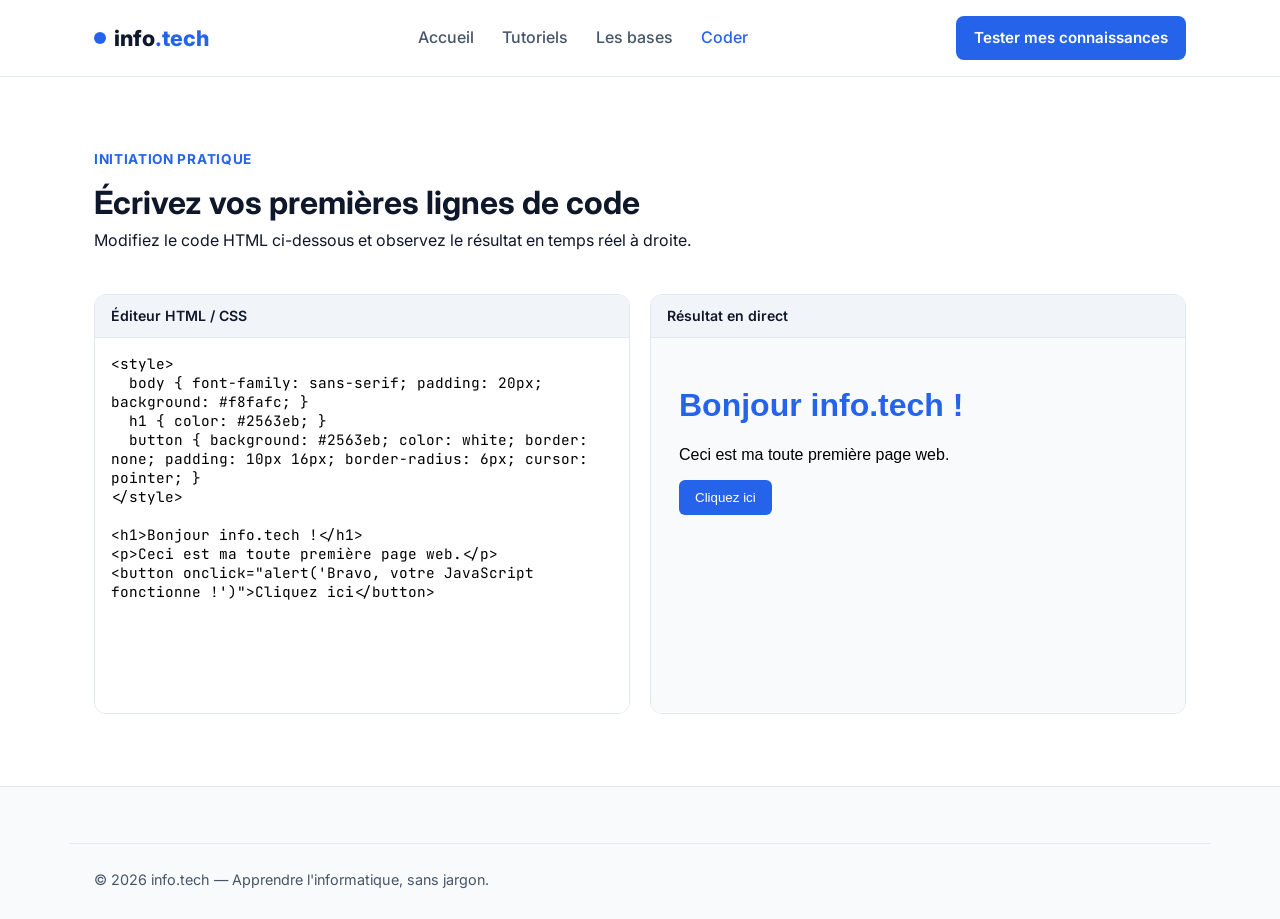
<file: index.html>
<!DOCTYPE html>
<html lang="fr">
<head>
  <meta charset="UTF-8">
  <meta name="viewport" content="width=device-width, initial-scale=1.0">
  <title>Apprendre à coder — info.tech</title>
  <link href="https://fonts.googleapis.com/css2?family=Inter:wght@400;500;600;700;800&family=JetBrains+Mono&display=swap" rel="stylesheet">
  <link rel="stylesheet" href="style.css">
</head>
<body>
  <header class="site-header">
    <nav class="nav-container">
      <a class="brand" href="index.html"><span class="brand-dot"></span><span>info<span class="accent">.tech</span></span></a>
      <ul class="nav-links" id="nav-links">
        <li><a href="index.html">Accueil</a></li>
        <li><a href="tutoriels.html">Tutoriels</a></li>
        <li><a href="bases.html">Les bases</a></li>
        <li><a href="coder.html" class="active">Coder</a></li>
      </ul>
      <div class="nav-actions">
        <a href="bases.html#quiz" class="btn btn-primary">Tester mes connaissances</a>
        <button class="menu-toggle" id="menu-toggle">☰</button>
      </div>
    </nav>
  </header>

  <main class="section">
    <div class="container">
      <div class="section-header">
        <p class="eyebrow">Initiation pratique</p>
        <h1>Écrivez vos premières lignes de code</h1>
        <p>Modifiez le code HTML ci-dessous et observez le résultat en temps réel à droite.</p>
      </div>

      <div class="playground">
        <div class="editor-pane">
          <div class="pane-header">Éditeur HTML / CSS</div>
          <textarea id="code-editor" spellcheck="false"><style>
  body { font-family: sans-serif; padding: 20px; background: #f8fafc; }
  h1 { color: #2563eb; }
  button { background: #2563eb; color: white; border: none; padding: 10px 16px; border-radius: 6px; cursor: pointer; }
</style>

<h1>Bonjour info.tech !</h1>
<p>Ceci est ma toute première page web.</p>
<button onclick="alert('Bravo, votre JavaScript fonctionne !')">Cliquez ici</button></textarea>
        </div>

        <div class="preview-pane">
          <div class="pane-header">Résultat en direct</div>
          <iframe id="code-preview" title="Aperçu du code"></iframe>
        </div>
      </div>
    </div>
  </main>

  <footer class="site-footer">
    <div class="container footer-bottom">© 2026 info.tech — Apprendre l'informatique, sans jargon.</div>
  </footer>
  <script src="app.js"></script>
</body>
</html>
</file>
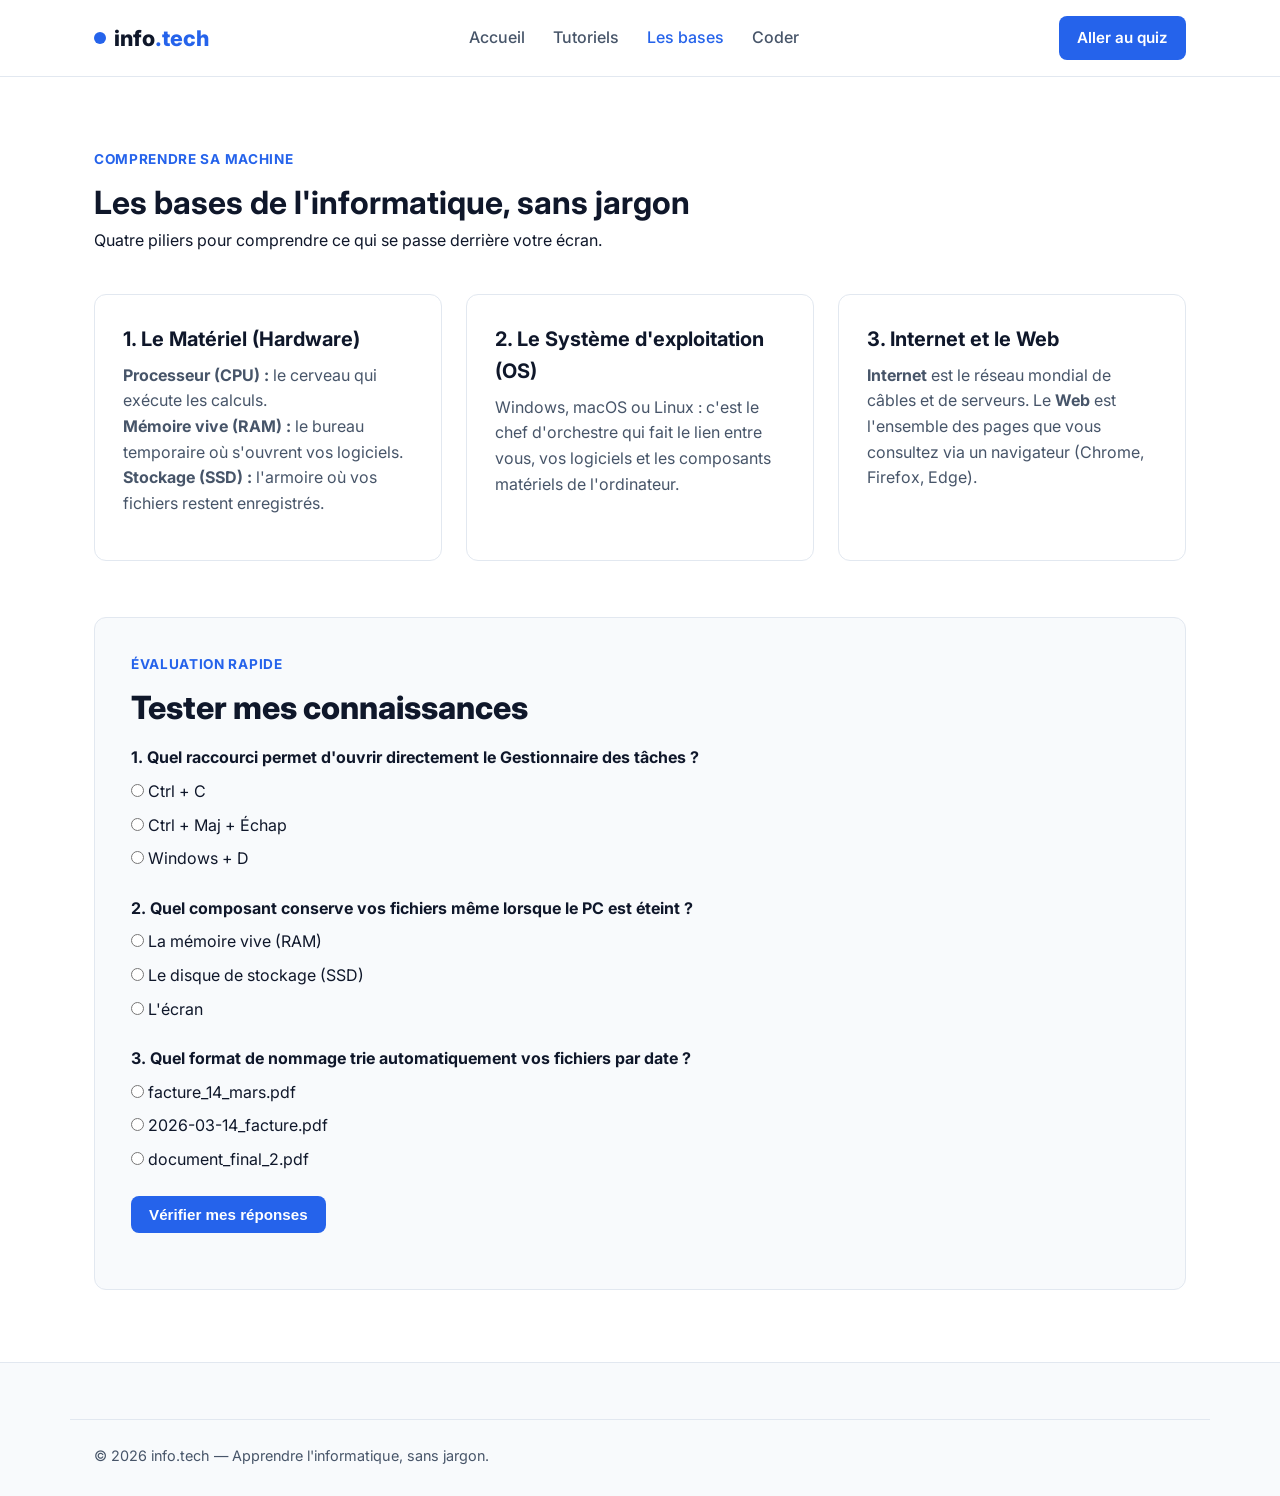
<file: gemini-code-1794995958859.html>
<!DOCTYPE html>
<html lang="fr">
<head>
  <meta charset="UTF-8">
  <meta name="viewport" content="width=device-width, initial-scale=1.0">
  <title>Les bases de l'informatique — info.tech</title>
  <link href="https://fonts.googleapis.com/css2?family=Inter:wght@400;500;600;700;800&display=swap" rel="stylesheet">
  <link rel="stylesheet" href="style.css">
</head>
<body>
  <header class="site-header">
    <nav class="nav-container">
      <a class="brand" href="index.html"><span class="brand-dot"></span><span>info<span class="accent">.tech</span></span></a>
      <ul class="nav-links" id="nav-links">
        <li><a href="index.html">Accueil</a></li>
        <li><a href="tutoriels.html">Tutoriels</a></li>
        <li><a href="bases.html" class="active">Les bases</a></li>
        <li><a href="coder.html">Coder</a></li>
      </ul>
      <div class="nav-actions">
        <a href="#quiz" class="btn btn-primary">Aller au quiz</a>
        <button class="menu-toggle" id="menu-toggle">☰</button>
      </div>
    </nav>
  </header>

  <main class="section">
    <div class="container">
      <div class="section-header">
        <p class="eyebrow">Comprendre sa machine</p>
        <h1>Les bases de l'informatique, sans jargon</h1>
        <p>Quatre piliers pour comprendre ce qui se passe derrière votre écran.</p>
      </div>

      <div class="cards-grid">
        <article class="card">
          <h3>1. Le Matériel (Hardware)</h3>
          <p><strong>Processeur (CPU) :</strong> le cerveau qui exécute les calculs.<br>
          <strong>Mémoire vive (RAM) :</strong> le bureau temporaire où s'ouvrent vos logiciels.<br>
          <strong>Stockage (SSD) :</strong> l'armoire où vos fichiers restent enregistrés.</p>
        </article>

        <article class="card">
          <h3>2. Le Système d'exploitation (OS)</h3>
          <p>Windows, macOS ou Linux : c'est le chef d'orchestre qui fait le lien entre vous, vos logiciels et les composants matériels de l'ordinateur.</p>
        </article>

        <article class="card">
          <h3>3. Internet et le Web</h3>
          <p><strong>Internet</strong> est le réseau mondial de câbles et de serveurs. Le <strong>Web</strong> est l'ensemble des pages que vous consultez via un navigateur (Chrome, Firefox, Edge).</p>
        </article>
      </div>

      <!-- QUIZ INTERACTIF -->
      <section id="quiz" class="quiz-box">
        <p class="eyebrow">Évaluation rapide</p>
        <h2>Tester mes connaissances</h2>
        <form id="quiz-form">
          <div class="quiz-question">
            <p><strong>1. Quel raccourci permet d'ouvrir directement le Gestionnaire des tâches ?</strong></p>
            <label><input type="radio" name="q1" value="a"> Ctrl + C</label>
            <label><input type="radio" name="q1" value="b"> Ctrl + Maj + Échap</label>
            <label><input type="radio" name="q1" value="c"> Windows + D</label>
          </div>

          <div class="quiz-question">
            <p><strong>2. Quel composant conserve vos fichiers même lorsque le PC est éteint ?</strong></p>
            <label><input type="radio" name="q2" value="a"> La mémoire vive (RAM)</label>
            <label><input type="radio" name="q2" value="b"> Le disque de stockage (SSD)</label>
            <label><input type="radio" name="q2" value="c"> L'écran</label>
          </div>

          <div class="quiz-question">
            <p><strong>3. Quel format de nommage trie automatiquement vos fichiers par date ?</strong></p>
            <label><input type="radio" name="q3" value="a"> facture_14_mars.pdf</label>
            <label><input type="radio" name="q3" value="b"> 2026-03-14_facture.pdf</label>
            <label><input type="radio" name="q3" value="c"> document_final_2.pdf</label>
          </div>

          <button type="submit" class="btn btn-primary">Vérifier mes réponses</button>
        </form>
        <div id="quiz-result" class="quiz-result" aria-live="polite"></div>
      </section>
    </div>
  </main>

  <footer class="site-footer">
    <div class="container footer-bottom">© 2026 info.tech — Apprendre l'informatique, sans jargon.</div>
  </footer>
  <script src="app.js"></script>
</body>
</html>
</file>
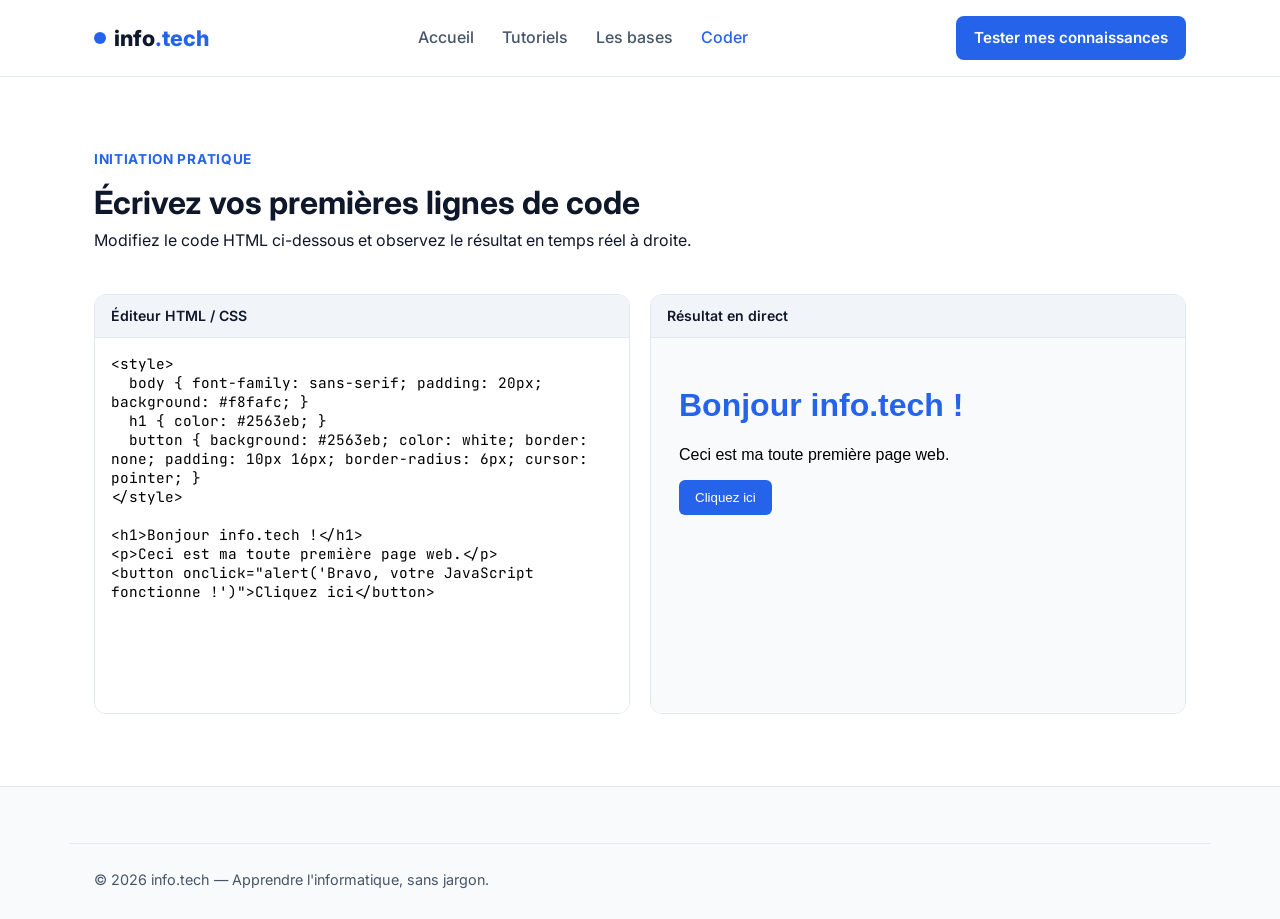
<file: gemini-code-1794995962112.html>
<!DOCTYPE html>
<html lang="fr">
<head>
  <meta charset="UTF-8">
  <meta name="viewport" content="width=device-width, initial-scale=1.0">
  <title>Apprendre à coder — info.tech</title>
  <link href="https://fonts.googleapis.com/css2?family=Inter:wght@400;500;600;700;800&family=JetBrains+Mono&display=swap" rel="stylesheet">
  <link rel="stylesheet" href="style.css">
</head>
<body>
  <header class="site-header">
    <nav class="nav-container">
      <a class="brand" href="index.html"><span class="brand-dot"></span><span>info<span class="accent">.tech</span></span></a>
      <ul class="nav-links" id="nav-links">
        <li><a href="index.html">Accueil</a></li>
        <li><a href="tutoriels.html">Tutoriels</a></li>
        <li><a href="bases.html">Les bases</a></li>
        <li><a href="coder.html" class="active">Coder</a></li>
      </ul>
      <div class="nav-actions">
        <a href="bases.html#quiz" class="btn btn-primary">Tester mes connaissances</a>
        <button class="menu-toggle" id="menu-toggle">☰</button>
      </div>
    </nav>
  </header>

  <main class="section">
    <div class="container">
      <div class="section-header">
        <p class="eyebrow">Initiation pratique</p>
        <h1>Écrivez vos premières lignes de code</h1>
        <p>Modifiez le code HTML ci-dessous et observez le résultat en temps réel à droite.</p>
      </div>

      <div class="playground">
        <div class="editor-pane">
          <div class="pane-header">Éditeur HTML / CSS</div>
          <textarea id="code-editor" spellcheck="false"><style>
  body { font-family: sans-serif; padding: 20px; background: #f8fafc; }
  h1 { color: #2563eb; }
  button { background: #2563eb; color: white; border: none; padding: 10px 16px; border-radius: 6px; cursor: pointer; }
</style>

<h1>Bonjour info.tech !</h1>
<p>Ceci est ma toute première page web.</p>
<button onclick="alert('Bravo, votre JavaScript fonctionne !')">Cliquez ici</button></textarea>
        </div>

        <div class="preview-pane">
          <div class="pane-header">Résultat en direct</div>
          <iframe id="code-preview" title="Aperçu du code"></iframe>
        </div>
      </div>
    </div>
  </main>

  <footer class="site-footer">
    <div class="container footer-bottom">© 2026 info.tech — Apprendre l'informatique, sans jargon.</div>
  </footer>
  <script src="app.js"></script>
</body>
</html>
</file>
<file: style.css>
:root {
  --bg: #ffffff;
  --bg-alt: #f8fafc;
  --text: #0f172a;
  --text-muted: #475569;
  --primary: #2563eb;
  --primary-dark: #1d4ed8;
  --border: #e2e8f0;
  --radius: 12px;
}

* {
  box-sizing: border-box;
  margin: 0;
  padding: 0;
}

body {
  font-family: 'Inter', -apple-system, BlinkMacSystemFont, sans-serif;
  color: var(--text);
  background: var(--bg);
  line-height: 1.6;
}

.container {
  max-width: 1140px;
  margin: 0 auto;
  padding: 0 24px;
}

.accent {
  color: var(--primary);
}

/* Header */
.site-header {
  position: sticky;
  top: 0;
  z-index: 50;
  background: rgba(255, 255, 255, 0.92);
  backdrop-filter: blur(10px);
  border-bottom: 1px solid var(--border);
}

.nav-container {
  max-width: 1140px;
  margin: 0 auto;
  padding: 16px 24px;
  display: flex;
  align-items: center;
  justify-content: space-between;
}

.brand {
  display: inline-flex;
  align-items: center;
  gap: 8px;
  font-size: 1.35rem;
  font-weight: 800;
  text-decoration: none;
  color: var(--text);
}

.brand-dot {
  width: 12px;
  height: 12px;
  border-radius: 50%;
  background: var(--primary);
}

.nav-links {
  display: flex;
  list-style: none;
  gap: 28px;
}

.nav-links a {
  text-decoration: none;
  color: var(--text-muted);
  font-weight: 500;
  transition: color 0.2s;
}

.nav-links a:hover,
.nav-links a.active {
  color: var(--primary);
}

.menu-toggle {
  display: none;
  background: none;
  border: 1px solid var(--border);
  border-radius: 8px;
  padding: 6px 10px;
  font-size: 1.2rem;
  cursor: pointer;
}

/* Buttons */
.btn {
  display: inline-block;
  padding: 10px 18px;
  border-radius: 8px;
  font-weight: 600;
  font-size: 0.95rem;
  text-decoration: none;
  cursor: pointer;
  border: none;
  transition: all 0.2s;
}

.btn-primary {
  background: var(--primary);
  color: #ffffff;
}

.btn-primary:hover {
  background: var(--primary-dark);
}

.btn-secondary {
  background: #ffffff;
  color: var(--text);
}

.btn-outline {
  border: 1px solid var(--border);
  color: var(--text);
  background: #ffffff;
}

.btn-outline:hover {
  border-color: var(--primary);
  color: var(--primary);
}

/* Hero */
.hero {
  padding: 72px 0;
  background: linear-gradient(180deg, #eff6ff 0%, #ffffff 100%);
}

.hero-grid {
  display: grid;
  grid-template-columns: 1.2fr 1fr;
  gap: 48px;
  align-items: center;
}

.badge {
  display: inline-block;
  background: #dbeafe;
  color: var(--primary-dark);
  padding: 6px 12px;
  border-radius: 999px;
  font-size: 0.85rem;
  font-weight: 600;
  margin-bottom: 16px;
}

.hero h1 {
  font-size: 3rem;
  line-height: 1.15;
  font-weight: 800;
  margin-bottom: 18px;
}

.hero-subtitle {
  font-size: 1.125rem;
  color: var(--text-muted);
  margin-bottom: 32px;
}

.hero-stats {
  display: flex;
  gap: 36px;
  border-top: 1px solid var(--border);
  padding-top: 24px;
}

.hero-stats dt {
  font-size: 0.85rem;
  color: var(--text-muted);
}

.hero-stats dd {
  font-size: 1.65rem;
  font-weight: 800;
  color: var(--text);
}

/* Mockup Window */
.hero-window {
  background: #0f172a;
  color: #f8fafc;
  border-radius: var(--radius);
  overflow: hidden;
  box-shadow: 0 20px 25px -5px rgba(15, 23, 42, 0.15);
}

.window-bar {
  background: #1e293b;
  padding: 12px 16px;
  display: flex;
  align-items: center;
  gap: 8px;
}

.dot {
  width: 11px;
  height: 11px;
  border-radius: 50%;
}

.dot.red { background: #ef4444; }
.dot.yellow { background: #f59e0b; }
.dot.green { background: #10b981; }

.window-title {
  margin-left: 8px;
  font-size: 0.8rem;
  color: #94a3b8;
  font-family: 'JetBrains Mono', monospace;
}

.window-body {
  padding: 24px;
  font-family: 'JetBrains Mono', monospace;
  font-size: 0.9rem;
}

.code-line {
  margin-bottom: 10px;
}

.prompt {
  color: #38bdf8;
}

.window-tip {
  margin-top: 20px;
  padding: 12px;
  background: rgba(56, 189, 248, 0.12);
  border-left: 3px solid #38bdf8;
  font-family: 'Inter', sans-serif;
  font-size: 0.88rem;
}

/* Sections & Cards */
.section {
  padding: 72px 0;
}

.section-alt {
  background: var(--bg-alt);
}

.section-header {
  max-width: 680px;
  margin-bottom: 40px;
}

.section-header-row {
  display: flex;
  justify-content: space-between;
  align-items: flex-end;
  margin-bottom: 36px;
  gap: 16px;
}

.eyebrow {
  color: var(--primary);
  font-weight: 700;
  font-size: 0.85rem;
  text-transform: uppercase;
  letter-spacing: 0.05em;
  margin-bottom: 6px;
}

h2 {
  font-size: 2rem;
  font-weight: 800;
  margin-bottom: 12px;
}

.cards-grid {
  display: grid;
  grid-template-columns: repeat(auto-fit, minmax(300px, 1fr));
  gap: 24px;
}

.card, .tuto-card {
  background: #ffffff;
  border: 1px solid var(--border);
  border-radius: var(--radius);
  padding: 28px;
  transition: transform 0.2s, box-shadow 0.2s;
}

.tuto-card {
  padding: 0;
  overflow: hidden;
  display: flex;
  flex-direction: column;
}

.tuto-card img {
  width: 100%;
  height: 190px;
  object-fit: cover;
}

.tuto-body {
  padding: 24px;
  display: flex;
  flex-direction: column;
  gap: 10px;
  flex: 1;
}

.card:hover, .tuto-card:hover {
  transform: translateY(-3px);
  box-shadow: 0 10px 20px rgba(15, 23, 42, 0.06);
}

.card-icon {
  font-size: 1.8rem;
  margin-bottom: 14px;
}

.card h3, .tuto-card h3 {
  font-size: 1.25rem;
  margin-bottom: 8px;
}

.card p, .tuto-card p {
  color: var(--text-muted);
  margin-bottom: 16px;
}

.card-link {
  color: var(--primary);
  font-weight: 600;
  text-decoration: none;
  margin-top: auto;
}

/* Split layout (Tips + Shortcuts) */
.split-layout {
  display: grid;
  grid-template-columns: 1.3fr 1fr;
  gap: 40px;
  align-items: start;
}

.tips-list {
  display: flex;
  flex-direction: column;
  gap: 16px;
}

.tip-card {
  background: #ffffff;
  border: 1px solid var(--border);
  border-radius: var(--radius);
  padding: 20px;
}

.tag {
  display: inline-block;
  font-size: 0.78rem;
  font-weight: 700;
  color: var(--primary);
  background: #eff6ff;
  padding: 4px 10px;
  border-radius: 6px;
  margin-bottom: 8px;
}

.shortcuts-box {
  background: #ffffff;
  border: 1px solid var(--border);
  border-radius: var(--radius);
  padding: 28px;
}

.shortcuts-box h2 {
  font-size: 1.4rem;
  margin-bottom: 20px;
}

.shortcuts-list {
  list-style: none;
  display: flex;
  flex-direction: column;
  gap: 14px;
}

.shortcuts-list li {
  display: flex;
  justify-content: space-between;
  align-items: center;
  padding-bottom: 12px;
  border-bottom: 1px solid var(--border);
  font-size: 0.92rem;
}

.shortcuts-list li:last-child {
  border-bottom: none;
  padding-bottom: 0;
}

kbd {
  background: #f1f5f9;
  border: 1px solid #cbd5e1;
  border-bottom-width: 2px;
  border-radius: 5px;
  padding: 2px 7px;
  font-family: 'JetBrains Mono', monospace;
  font-size: 0.82rem;
  color: var(--text);
}

/* CTA Banner */
.cta-banner {
  background: #0f172a;
  color: #ffffff;
  border-radius: var(--radius);
  padding: 44px;
  display: flex;
  justify-content: space-between;
  align-items: center;
  gap: 32px;
}

.cta-banner p {
  color: #cbd5e1;
  max-width: 560px;
}

.cta-buttons {
  display: flex;
  gap: 12px;
  flex-shrink: 0;
}

/* Filters, Quiz & Playground */
.filter-bar {
  display: flex;
  flex-wrap: wrap;
  gap: 10px;
  margin-bottom: 32px;
}

.filter-btn {
  padding: 8px 16px;
  border: 1px solid var(--border);
  background: #ffffff;
  border-radius: 999px;
  cursor: pointer;
  font-weight: 600;
}

.filter-btn.active {
  background: var(--primary);
  color: #ffffff;
  border-color: var(--primary);
}

.quiz-box {
  margin-top: 56px;
  background: var(--bg-alt);
  border: 1px solid var(--border);
  border-radius: var(--radius);
  padding: 36px;
}

.quiz-question {
  margin-bottom: 24px;
  display: flex;
  flex-direction: column;
  gap: 8px;
}

.quiz-result {
  margin-top: 20px;
  font-weight: 700;
  font-size: 1.1rem;
}

.playground {
  display: grid;
  grid-template-columns: 1fr 1fr;
  gap: 20px;
  min-height: 420px;
}

.editor-pane, .preview-pane {
  border: 1px solid var(--border);
  border-radius: var(--radius);
  overflow: hidden;
  display: flex;
  flex-direction: column;
}

.pane-header {
  background: #f1f5f9;
  padding: 10px 16px;
  font-weight: 600;
  font-size: 0.88rem;
  border-bottom: 1px solid var(--border);
}

#code-editor {
  flex: 1;
  width: 100%;
  border: none;
  padding: 16px;
  font-family: 'JetBrains Mono', monospace;
  font-size: 0.9rem;
  resize: none;
  outline: none;
}

#code-preview {
  flex: 1;
  width: 100%;
  border: none;
  background: #ffffff;
}

/* Footer */
.site-footer {
  border-top: 1px solid var(--border);
  padding: 56px 0 28px;
  background: var(--bg-alt);
}

.footer-grid {
  display: grid;
  grid-template-columns: 2fr 1fr 1fr;
  gap: 40px;
  margin-bottom: 36px;
}

.footer-desc {
  color: var(--text-muted);
  margin-top: 12px;
  max-width: 380px;
}

.site-footer h3 {
  font-size: 1rem;
  margin-bottom: 14px;
}

.site-footer ul {
  list-style: none;
  display: flex;
  flex-direction: column;
  gap: 10px;
}

.site-footer a {
  text-decoration: none;
  color: var(--text-muted);
}

.site-footer a:hover {
  color: var(--primary);
}

.footer-bottom {
  border-top: 1px solid var(--border);
  padding-top: 24px;
  color: var(--text-muted);
  font-size: 0.9rem;
}

/* Responsive */
@media (max-width: 860px) {
  .hero-grid, .split-layout, .cta-banner, .footer-grid, .playground {
    grid-template-columns: 1fr;
    flex-direction: column;
    align-items: stretch;
  }

  .nav-links {
    display: none;
    position: absolute;
    top: 68px;
    left: 0;
    right: 0;
    background: #ffffff;
    flex-direction: column;
    padding: 20px 24px;
    border-bottom: 1px solid var(--border);
  }

  .nav-links.open {
    display: flex;
  }

  .menu-toggle {
    display: inline-block;
  }
}
</file>
